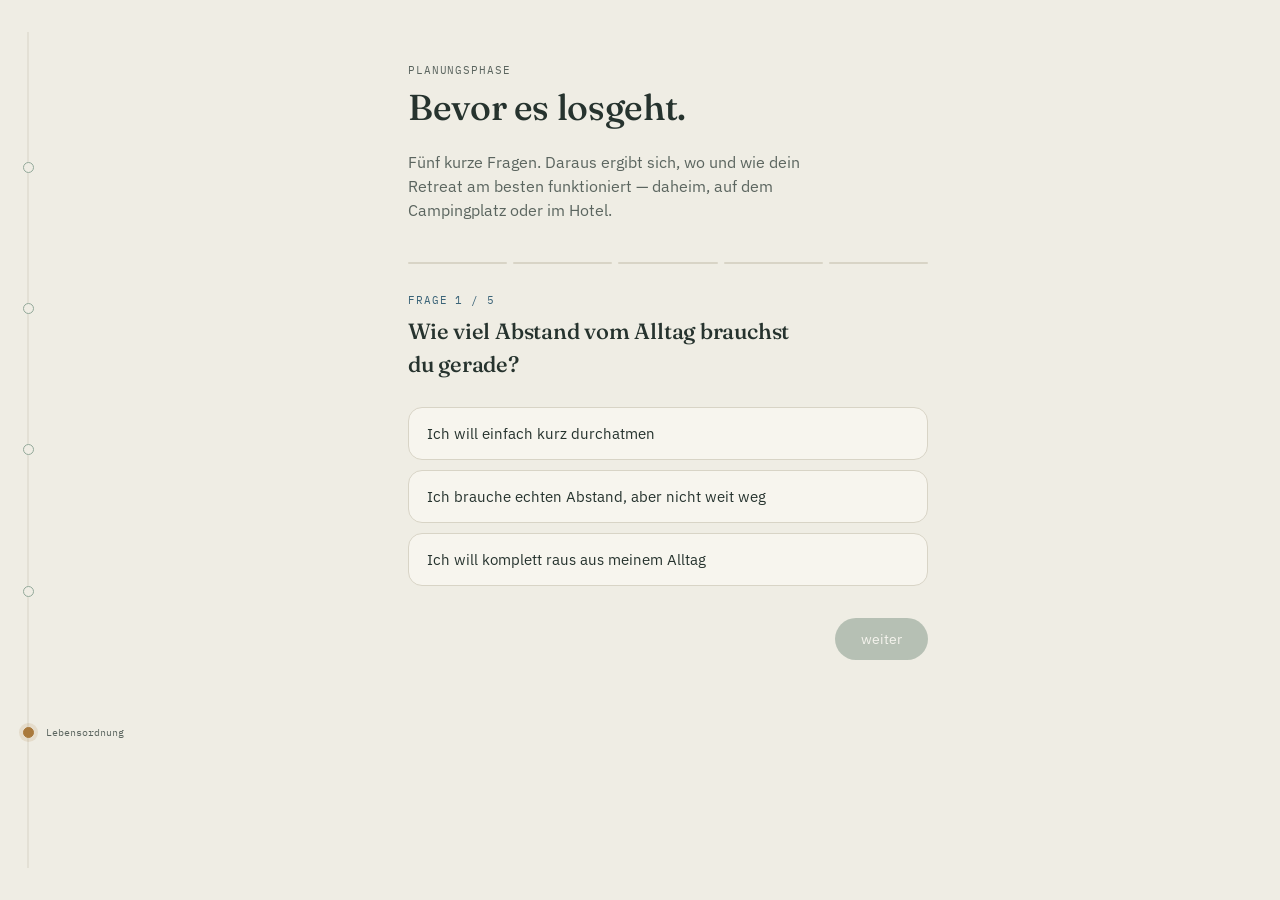
<file: index.html>
<!doctype html>
<html lang="de">
<head>
<meta charset="utf-8">
<meta name="viewport" content="width=device-width, initial-scale=1">
<title>Retreat · Planungsphase</title>
<meta name="theme-color" content="#EFEDE4">
<link rel="manifest" href="manifest.webmanifest">
<link rel="icon" href="icon.svg" type="image/svg+xml">
<link rel="preconnect" href="https://fonts.googleapis.com">
<link href="https://fonts.googleapis.com/css2?family=Fraunces:opsz,wght@9..144,400;9..144,500;9..144,600&family=IBM+Plex+Sans:wght@400;500;600&family=IBM+Plex+Mono:wght@500&display=swap" rel="stylesheet">
<link rel="stylesheet" href="css/style.css?v=2">
</head>
<body>

<div class="app">
  <nav class="spine" aria-label="Kneipp-Säulen – roter Faden durch die App">
    <div class="spine-line"></div>
    <div class="node" data-pillar="wasser"><span class="node-tip">Wasser</span></div>
    <div class="node" data-pillar="bewegung"><span class="node-tip">Bewegung</span></div>
    <div class="node" data-pillar="ernaehrung"><span class="node-tip">Ernährung</span></div>
    <div class="node" data-pillar="heilpflanzen"><span class="node-tip">Heilpflanzen</span></div>
    <div class="node" data-pillar="lebensordnung"><span class="node-tip">Lebensordnung</span></div>
  </nav>

  <main class="stage">
    <div class="card">

      <div id="quiz">
        <header class="intro">
          <span class="label">Planungsphase</span>
          <h1>Bevor es losgeht.</h1>
          <p>Fünf kurze Fragen. Daraus ergibt sich, wo und wie dein Retreat am besten funktioniert — daheim, auf dem Campingplatz oder im Hotel.</p>
        </header>

        <div class="progress" id="progress"></div>

        <span class="q-num label" id="qNum"></span>
        <h2 class="q-text" id="qText"></h2>
        <div class="options" id="qOptions"></div>

        <div class="nav-row">
          <button class="btn-back" id="btnBack">← zurück</button>
          <button class="btn-next" id="btnNext" disabled>weiter</button>
        </div>
      </div>

      <div class="result" id="result">
        <span class="result-badge" id="resBadge"></span>
        <h2 id="resTitle"></h2>
        <p class="result-lede" id="resLede"></p>

        <div class="why">
          <h3>Warum</h3>
          <ul id="resWhy"></ul>
        </div>

        <div class="why" id="equipBox" style="display:none;">
          <h3>Zu bedenken</h3>
          <ul id="resEquip"></ul>
        </div>

        <span class="modus-tag" id="resModus"></span>
        <div style="display:flex; gap:10px; flex-wrap:wrap; margin-top:24px;">
          <a class="btn-next" style="text-decoration:none; display:inline-block; background:var(--ochre);" href="tagesplan.html">Tagesplan erstellen →</a>
          <a class="btn-next" style="text-decoration:none; display:inline-block;" href="begleitphase.html">Bausteine ansehen →</a>
          <a class="btn-next" style="text-decoration:none; display:inline-block; background:var(--water);" href="packlisten.html">Packliste ansehen →</a>
          <button class="restart" id="btnRestart">Neu beantworten</button>
        </div>
      </div>

    </div>
  </main>
</div>

<script>
/* ---------------------------------------------------
   Fragebogen-Daten & Empfehlungslogik (regelbasiert,
   keine externen APIs / keine KI-Aufrufe – Phase 1
   soll 0 € Betriebskosten haben)
--------------------------------------------------- */
const questions = [
  {
    id: "ruhe",
    text: "Wie viel Abstand vom Alltag brauchst du gerade?",
    pillar: "lebensordnung",
    options: [
      { label: "Ich will einfach kurz durchatmen", score: { daheim:2, camping:0, hotel:0 } },
      { label: "Ich brauche echten Abstand, aber nicht weit weg", score: { daheim:0, camping:1, hotel:1 } },
      { label: "Ich will komplett raus aus meinem Alltag", score: { daheim:0, camping:2, hotel:1 } },
    ]
  },
  {
    id: "natur",
    text: "Naturverbunden oder komfortorientiert?",
    pillar: "wasser",
    options: [
      { label: "Am liebsten mit Komfort, drinnen", score: { daheim:1, camping:0, hotel:2 } },
      { label: "Etwas Natur, aber ein Dach über dem Kopf", score: { daheim:1, camping:1, hotel:1 } },
      { label: "Am liebsten direkt in der Natur", score: { daheim:0, camping:2, hotel:0 } },
    ]
  },
  {
    id: "budget",
    text: "Wie viel Budget steht zur Verfügung?",
    pillar: "lebensordnung",
    options: [
      { label: "Kein zusätzliches Budget", score: { daheim:2, camping:0, hotel:0 } },
      { label: "Ein kleines Budget", score: { daheim:0, camping:2, hotel:0 } },
      { label: "Ein größeres Budget", score: { daheim:0, camping:0, hotel:2 } },
    ]
  },
  {
    id: "zeit",
    text: "Wie viel Zeit steht zur Verfügung?",
    pillar: "lebensordnung",
    options: [
      { label: "Kürzere Einheiten über mehrere Wochen (Alltags-Modus)", modus: "alltag" },
      { label: "Ein ganzes Wochenende am Stück (Intensiv-Modus)", modus: "intensiv" },
    ]
  },
  {
    id: "bewegung",
    text: "Sanfte oder intensive Bewegung?",
    pillar: "bewegung",
    options: [
      { label: "Sanft — Yoga, Tai-Chi", bewegung: "sanft" },
      { label: "Intensiv — Laufen, Kraft", bewegung: "intensiv" },
      { label: "Beides mischen", bewegung: "beides" },
    ]
  },
];

const orte = {
  daheim: {
    badge: "Empfehlung",
    title: "Daheim, mit festem Tagesplan.",
    lede: "Kein Ortswechsel nötig — dafür ein klar durchgeplanter Tag, der die Struktur schafft, die sonst der neue Ort geben würde.",
    vorlauf: "Planungsvorlauf: 1–2 Tage reichen."
  },
  camping: {
    badge: "Empfehlung",
    title: "Campingplatz, mehr Naturnähe.",
    lede: "Der Ortswechsel und die Natur ringsum übernehmen einen Teil der Wirkung — dafür etwas mehr Vorbereitung nötig.",
    vorlauf: "Planungsvorlauf: 1–2 Wochen, besonders in der Hauptsaison."
  },
  hotel: {
    badge: "Empfehlung",
    title: "Hotel, mit mehr Komfort.",
    lede: "Keine Selbstversorgung nötig — der Kopf bleibt frei für Meditation, Reflexion und Bewegung statt fürs Organisieren.",
    vorlauf: "Planungsvorlauf: 1–2 Wochen, besonders in der Hauptsaison."
  }
};

let current = 0;
const answers = new Array(questions.length).fill(null);

const qNum = document.getElementById('qNum');
const qText = document.getElementById('qText');
const qOptions = document.getElementById('qOptions');
const progress = document.getElementById('progress');
const btnBack = document.getElementById('btnBack');
const btnNext = document.getElementById('btnNext');
const quizEl = document.getElementById('quiz');
const resultEl = document.getElementById('result');

function buildProgress(){
  progress.innerHTML = '';
  questions.forEach(()=>{
    const i = document.createElement('i');
    i.innerHTML = '<b></b>';
    progress.appendChild(i);
  });
}
buildProgress();

function setPillar(pillar){
  document.querySelectorAll('.node').forEach(n=>{
    n.dataset.active = (n.dataset.pillar === pillar) ? "true" : "false";
  });
}

function render(){
  const q = questions[current];
  qNum.textContent = `Frage ${current+1} / ${questions.length}`;
  qText.textContent = q.text;
  setPillar(q.pillar);

  qOptions.innerHTML = '';
  q.options.forEach((opt, idx)=>{
    const b = document.createElement('button');
    b.className = 'opt' + (answers[current]===idx ? ' picked' : '');
    b.textContent = opt.label;
    b.onclick = () => {
      answers[current] = idx;
      render();
    };
    qOptions.appendChild(b);
  });

  progress.querySelectorAll('i b').forEach((b,i)=>{
    b.style.width = (i < current || (i===current)) ? (i<current ? '100%' : (answers[current]!==null?'100%':'0%')) : '0%';
  });

  btnBack.disabled = current===0;
  btnNext.disabled = answers[current]===null;
  btnNext.textContent = current===questions.length-1 ? 'Ergebnis ansehen' : 'weiter';
}

btnBack.onclick = () => { if(current>0){ current--; render(); } };
btnNext.onclick = () => {
  if(answers[current]===null) return;
  if(current < questions.length-1){
    current++;
    render();
  } else {
    showResult();
  }
};

function showResult(){
  const totals = { daheim:0, camping:0, hotel:0 };
  let modus = null, bewegung = null;

  questions.forEach((q, i)=>{
    const chosen = q.options[answers[i]];
    if(chosen.score){
      totals.daheim += chosen.score.daheim;
      totals.camping += chosen.score.camping;
      totals.hotel += chosen.score.hotel;
    }
    if(chosen.modus) modus = chosen.modus;
    if(chosen.bewegung) bewegung = chosen.bewegung;
  });

  const ranking = Object.entries(totals).sort((a,b)=>b[1]-a[1]);
  const winner = ranking[0][0];
  const ort = orte[winner];

  document.getElementById('resBadge').textContent = ort.badge;
  document.getElementById('resTitle').textContent = ort.title;
  document.getElementById('resLede').textContent = ort.lede;

  const why = document.getElementById('resWhy');
  why.innerHTML = '';
  questions.forEach((q,i)=>{
    const chosen = q.options[answers[i]];
    if(chosen.score){
      const li = document.createElement('li');
      li.textContent = `${q.text} → „${chosen.label}“`;
      why.appendChild(li);
    }
  });
  const vorlaufLi = document.createElement('li');
  vorlaufLi.textContent = ort.vorlauf;
  why.appendChild(vorlaufLi);

  const equipBox = document.getElementById('equipBox');
  const equip = document.getElementById('resEquip');
  equip.innerHTML = '';
  if(bewegung === 'intensiv' || bewegung === 'beides'){
    equipBox.style.display = 'block';
    const li = document.createElement('li');
    li.textContent = winner === 'daheim'
      ? 'Für intensive Bewegung: Laufschuhe/Kraft-Equipment bereitlegen, das du daheim hast.'
      : 'Für intensive Bewegung unterwegs: Laufschuhe und ggf. leichtes Kraft-Equipment einpacken.';
    equip.appendChild(li);
  }

  document.getElementById('resModus').textContent =
    modus === 'intensiv' ? 'Intensiv-Modus · kompaktes Wochenende' : 'Alltags-Modus · kurze Einheiten über mehrere Wochen';

  setPillar(bewegung ? 'bewegung' : null);

  quizEl.style.display = 'none';
  resultEl.style.display = 'block';

  /* Ergebnis lokal speichern, damit der Tagesplan-Generator ort/modus/bewegung kennt */
  try {
    localStorage.setItem('retreat-quiz-result-v1', JSON.stringify({
      ort: winner, modus, bewegung, savedAt: Date.now()
    }));
  } catch (e) { /* Speicher nicht verfügbar – Tagesplan fragt dann manuell nach */ }
}

document.getElementById('btnRestart').onclick = () => {
  current = 0;
  answers.fill(null);
  resultEl.style.display = 'none';
  quizEl.style.display = 'block';
  render();
};

render();

/* Service Worker für Offline-Fähigkeit (Phase B baut hierauf auf) */
/* Service Worker: registrieren + bei neuer Version automatisch neu laden,
   statt eine veraltete gecachte Version stehen zu lassen. */
if ('serviceWorker' in navigator) {
  let reloadedOnce = false;
  navigator.serviceWorker.addEventListener('controllerchange', () => {
    if (reloadedOnce) return;
    reloadedOnce = true;
    window.location.reload();
  });
  window.addEventListener('load', () => {
    navigator.serviceWorker.register('sw.js').then(reg => {
      reg.update().catch(()=>{});
    }).catch(()=>{});
  });
}
</script>
</body>
</html>
</file>
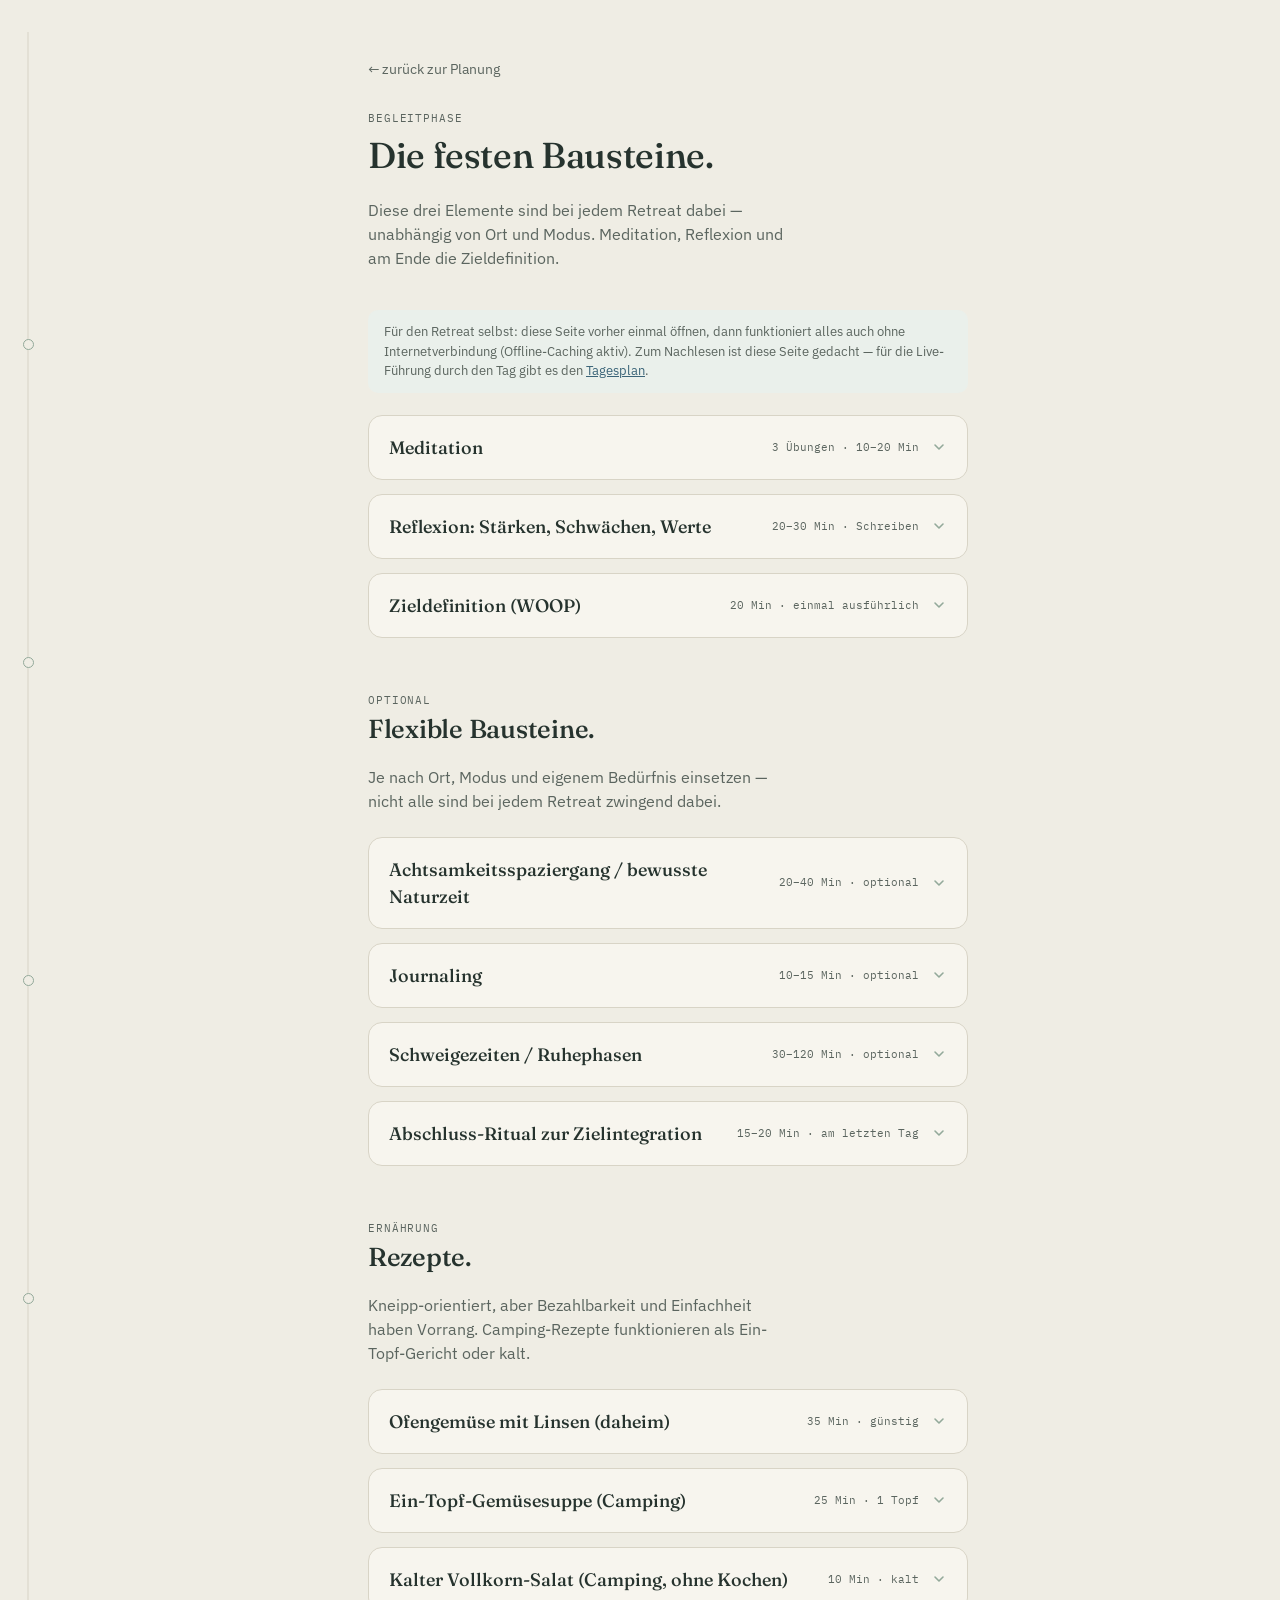
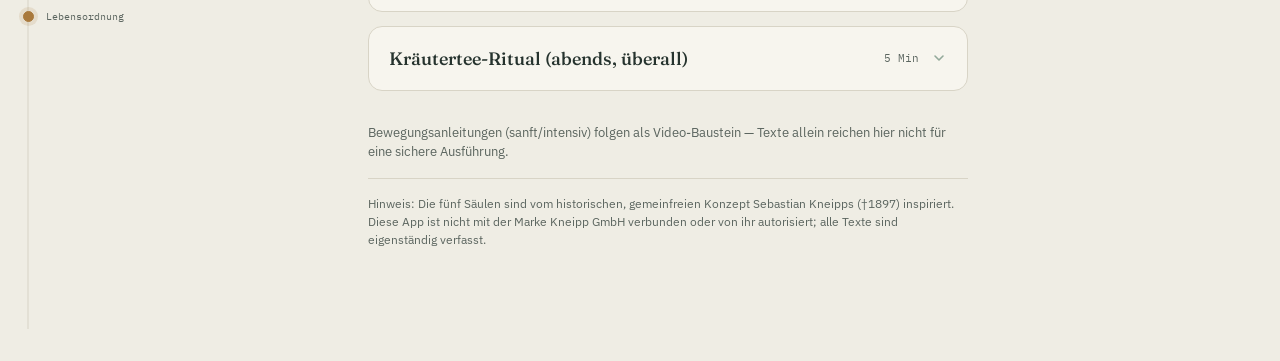
<file: begleitphase.html>
<!doctype html>
<html lang="de">
<head>
<meta charset="utf-8">
<meta name="viewport" content="width=device-width, initial-scale=1">
<title>Retreat · Begleitphase</title>
<meta name="theme-color" content="#EFEDE4">
<link rel="manifest" href="manifest.webmanifest">
<link rel="icon" href="icon.svg" type="image/svg+xml">
<link rel="preconnect" href="https://fonts.googleapis.com">
<link href="https://fonts.googleapis.com/css2?family=Fraunces:opsz,wght@9..144,400;9..144,500;9..144,600&family=IBM+Plex+Sans:wght@400;500;600&family=IBM+Plex+Mono:wght@500&display=swap" rel="stylesheet">
<link rel="stylesheet" href="css/style.css?v=2">
</head>
<body>

<div class="app">
  <nav class="spine" aria-label="Kneipp-Säulen – roter Faden durch die App">
    <div class="spine-line"></div>
    <div class="node" data-pillar="wasser"><span class="node-tip">Wasser</span></div>
    <div class="node" data-pillar="bewegung"><span class="node-tip">Bewegung</span></div>
    <div class="node" data-pillar="ernaehrung"><span class="node-tip">Ernährung</span></div>
    <div class="node" data-pillar="heilpflanzen"><span class="node-tip">Heilpflanzen</span></div>
    <div class="node" data-pillar="lebensordnung" data-active="true"><span class="node-tip">Lebensordnung</span></div>
  </nav>

  <main class="stage">
    <div class="card" style="max-width:600px;">
      <a class="back-link" href="index.html">← zurück zur Planung</a>

      <header class="intro">
        <span class="label">Begleitphase</span>
        <h1>Die festen Bausteine.</h1>
        <p>Diese drei Elemente sind bei jedem Retreat dabei — unabhängig von Ort und Modus. Meditation, Reflexion und am Ende die Zieldefinition.</p>
      </header>

      <div class="modus-note">Für den Retreat selbst: diese Seite vorher einmal öffnen, dann funktioniert alles auch ohne Internetverbindung (Offline-Caching aktiv). Zum Nachlesen ist diese Seite gedacht — für die Live-Führung durch den Tag gibt es den <a href="tagesplan.html" style="color:var(--water);">Tagesplan</a>.</div>

      <div class="baustein-list" id="list"></div>

      <header class="intro" style="margin-top:48px; margin-bottom:24px;">
        <span class="label">Optional</span>
        <h1 style="font-size:26px;">Flexible Bausteine.</h1>
        <p>Je nach Ort, Modus und eigenem Bedürfnis einsetzen — nicht alle sind bei jedem Retreat zwingend dabei.</p>
      </header>
      <div class="baustein-list" id="listFlex"></div>

      <header class="intro" style="margin-top:48px; margin-bottom:24px;">
        <span class="label">Ernährung</span>
        <h1 style="font-size:26px;">Rezepte.</h1>
        <p>Kneipp-orientiert, aber Bezahlbarkeit und Einfachheit haben Vorrang. Camping-Rezepte funktionieren als Ein-Topf-Gericht oder kalt.</p>
      </header>
      <div class="baustein-list" id="listRezepte"></div>

      <p style="margin-top:32px; font-size:13px; color:var(--ink-soft);">
        Bewegungsanleitungen (sanft/intensiv) folgen als Video-Baustein — Texte allein reichen hier nicht für eine sichere Ausführung.
      </p>
      <p style="margin-top:16px; font-size:12px; color:var(--ink-soft); border-top:1px solid var(--line); padding-top:16px;">
        Hinweis: Die fünf Säulen sind vom historischen, gemeinfreien Konzept Sebastian Kneipps (†1897) inspiriert. Diese App ist nicht mit der Marke Kneipp GmbH verbunden oder von ihr autorisiert; alle Texte sind eigenständig verfasst.
      </p>
    </div>
  </main>
</div>

<script src="js/content-data.js?v=2"></script>
<script>
function renderList(targetEl, items) {
  items.forEach((b) => {
    const el = document.createElement('div');
    el.className = 'baustein';

    const inner = b.sections.map(s => `<h4>${s.h}</h4><div>${s.t.replace(/</g,'&lt;')}</div>`).join('');

    el.innerHTML = `
      <div class="baustein-head">
        <div>
          <div class="baustein-title">${b.titel}</div>
        </div>
        <div style="display:flex; align-items:center; gap:12px;">
          <span class="baustein-meta">${b.dauer}</span>
          <svg class="baustein-chevron" width="16" height="16" viewBox="0 0 16 16" fill="none">
            <path d="M4 6L8 10L12 6" stroke="#93A99A" stroke-width="1.6" stroke-linecap="round" stroke-linejoin="round"/>
          </svg>
        </div>
      </div>
      <div class="baustein-body">
        <div class="baustein-body-inner">${inner}</div>
      </div>
    `;

    el.querySelector('.baustein-head').addEventListener('click', () => {
      const wasOpen = el.classList.contains('open');
      targetEl.querySelectorAll('.baustein.open').forEach(o => {
        o.classList.remove('open');
        o.querySelector('.baustein-body').style.maxHeight = null;
      });
      if (!wasOpen) {
        el.classList.add('open');
        const body = el.querySelector('.baustein-body');
        body.style.maxHeight = body.scrollHeight + 40 + 'px';
      }
    });

    targetEl.appendChild(el);
  });
}

renderList(document.getElementById('list'), bausteine);
renderList(document.getElementById('listFlex'), flexibleBausteine);
renderList(document.getElementById('listRezepte'), rezepte);

/* CTA-Link zum WOOP-Vordruck direkt im passenden Baustein ergänzen */
document.querySelectorAll('#list .baustein').forEach(el => {
  if (el.querySelector('.baustein-title').textContent.includes('WOOP')) {
    const a = document.createElement('a');
    a.href = 'woop.html';
    a.className = 'baustein-cta';
    a.textContent = 'Zum WOOP-Vordruck →';
    el.querySelector('.baustein-body-inner').appendChild(a);
  }
});

/* Service Worker: registrieren + bei neuer Version automatisch neu laden,
   statt eine veraltete gecachte Version stehen zu lassen. */
if ('serviceWorker' in navigator) {
  let reloadedOnce = false;
  navigator.serviceWorker.addEventListener('controllerchange', () => {
    if (reloadedOnce) return;
    reloadedOnce = true;
    window.location.reload();
  });
  window.addEventListener('load', () => {
    navigator.serviceWorker.register('sw.js').then(reg => {
      reg.update().catch(()=>{});
    }).catch(()=>{});
  });
}
</script>
</body>
</html>
</file>
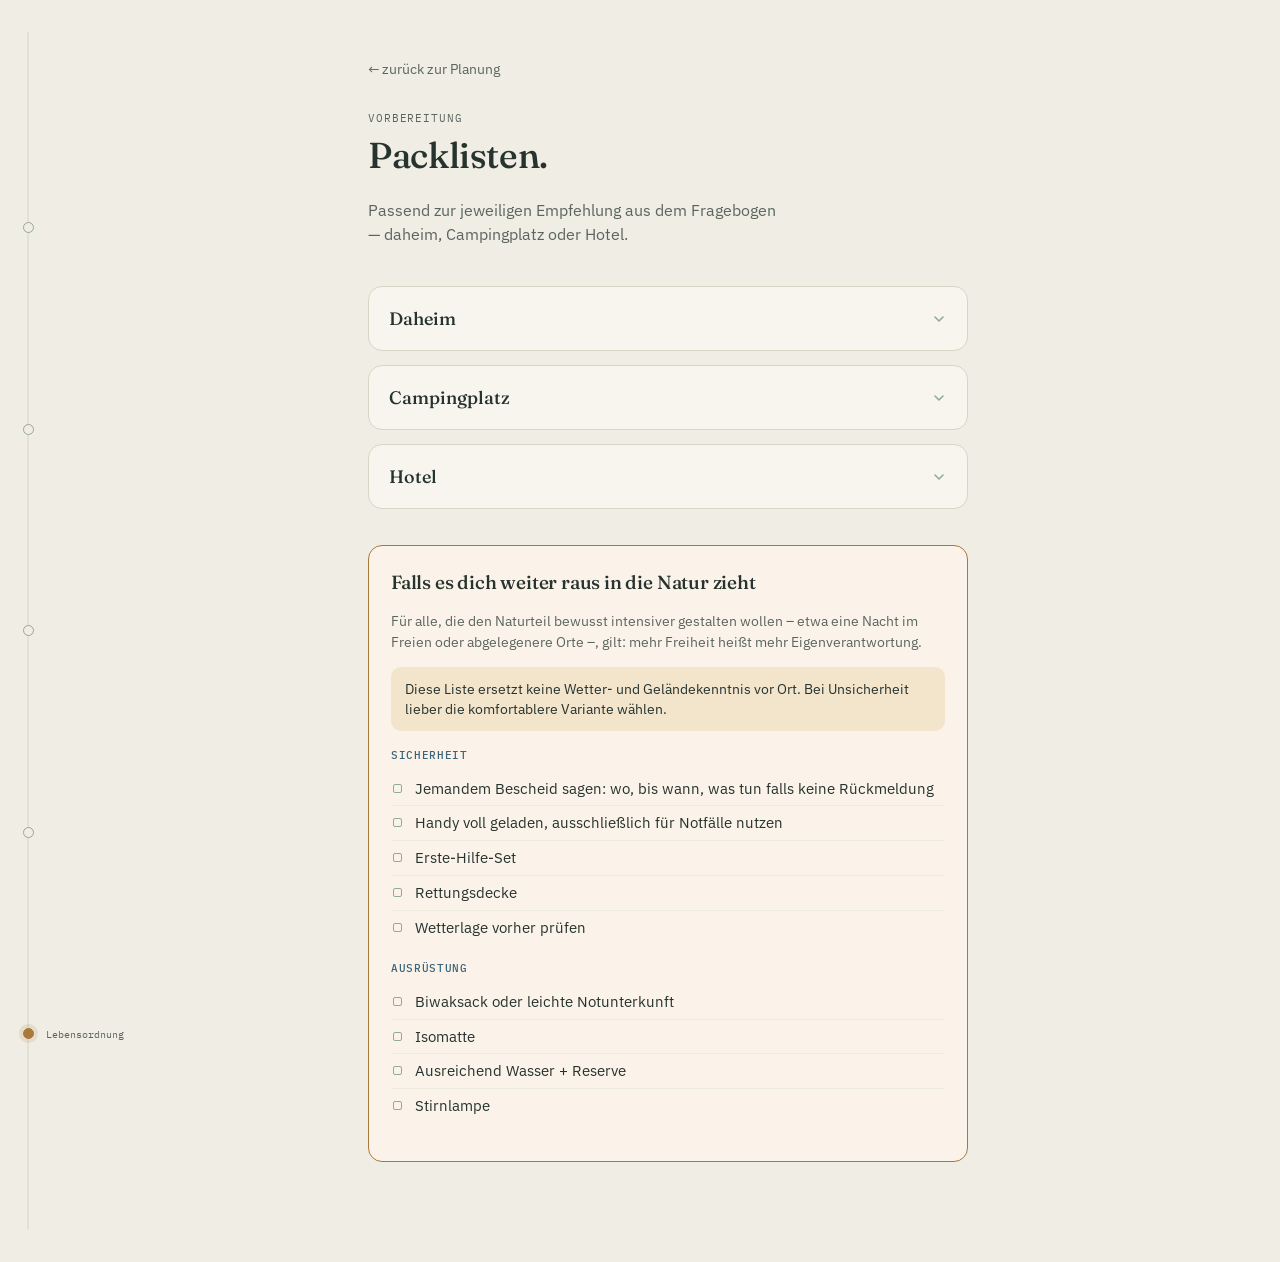
<file: packlisten.html>
<!doctype html>
<html lang="de">
<head>
<meta charset="utf-8">
<meta name="viewport" content="width=device-width, initial-scale=1">
<title>Retreat · Packlisten</title>
<meta name="theme-color" content="#EFEDE4">
<link rel="manifest" href="manifest.webmanifest">
<link rel="icon" href="icon.svg" type="image/svg+xml">
<link rel="preconnect" href="https://fonts.googleapis.com">
<link href="https://fonts.googleapis.com/css2?family=Fraunces:opsz,wght@9..144,400;9..144,500;9..144,600&family=IBM+Plex+Sans:wght@400;500;600&family=IBM+Plex+Mono:wght@500&display=swap" rel="stylesheet">
<link rel="stylesheet" href="css/style.css?v=2">
<style>
  .pack-group{margin-bottom:16px;}
  .pack-group h4{font-family:'IBM Plex Mono', monospace; font-size:11px; text-transform:uppercase; letter-spacing:.06em; color:var(--water); margin:0 0 8px; font-weight:500;}
  .pack-group ul{margin:0; padding-left:0; list-style:none;}
  .pack-group li{
    padding:6px 0 6px 24px; position:relative; font-size:14.5px; border-bottom:1px solid #EEEBDF;
  }
  .pack-group li:last-child{border-bottom:none;}
  .pack-group li::before{
    content:""; position:absolute; left:2px; top:12px; width:7px; height:7px;
    border:1.5px solid var(--sage); border-radius:2px;
  }
  .biwak-box{
    margin-top:36px;
    border:1px solid var(--ochre);
    border-radius:var(--radius);
    background:#FBF3E9;
    padding:22px;
  }
  .biwak-box h3{font-size:19px; margin-bottom:6px;}
  .biwak-box .intro-txt{font-size:14px; color:var(--ink-soft); margin-bottom:14px;}
  .biwak-wichtig{
    font-size:13.5px; background:#F3E4CC; border-radius:10px; padding:12px 14px; margin-bottom:16px;
  }
</style>
</head>
<body>

<div class="app">
  <nav class="spine" aria-label="Kneipp-Säulen – roter Faden durch die App">
    <div class="spine-line"></div>
    <div class="node" data-pillar="wasser"><span class="node-tip">Wasser</span></div>
    <div class="node" data-pillar="bewegung"><span class="node-tip">Bewegung</span></div>
    <div class="node" data-pillar="ernaehrung"><span class="node-tip">Ernährung</span></div>
    <div class="node" data-pillar="heilpflanzen"><span class="node-tip">Heilpflanzen</span></div>
    <div class="node" data-pillar="lebensordnung" data-active="true"><span class="node-tip">Lebensordnung</span></div>
  </nav>

  <main class="stage">
    <div class="card" style="max-width:600px;">
      <a class="back-link" href="index.html">← zurück zur Planung</a>

      <header class="intro">
        <span class="label">Vorbereitung</span>
        <h1>Packlisten.</h1>
        <p>Passend zur jeweiligen Empfehlung aus dem Fragebogen — daheim, Campingplatz oder Hotel.</p>
      </header>

      <div class="baustein-list" id="listPack"></div>

      <div class="biwak-box" id="biwakBox"></div>
    </div>
  </main>
</div>

<script src="js/content-data.js?v=2"></script>
<script>
const list = document.getElementById('listPack');

['daheim','camping','hotel'].forEach((key) => {
  const p = packlisten[key];
  const el = document.createElement('div');
  el.className = 'baustein';

  const groupsHtml = p.gruppen.map(g => `
    <div class="pack-group">
      <h4>${g.h}</h4>
      <ul>${g.items.map(i => `<li>${i}</li>`).join('')}</ul>
    </div>
  `).join('');

  el.innerHTML = `
    <div class="baustein-head">
      <div class="baustein-title">${p.titel}</div>
      <svg class="baustein-chevron" width="16" height="16" viewBox="0 0 16 16" fill="none">
        <path d="M4 6L8 10L12 6" stroke="#93A99A" stroke-width="1.6" stroke-linecap="round" stroke-linejoin="round"/>
      </svg>
    </div>
    <div class="baustein-body">
      <div class="baustein-body-inner">
        <p style="margin:0 0 16px; color:var(--ink-soft); font-size:14px;">${p.intro}</p>
        ${groupsHtml}
      </div>
    </div>
  `;

  el.querySelector('.baustein-head').addEventListener('click', () => {
    const wasOpen = el.classList.contains('open');
    list.querySelectorAll('.baustein.open').forEach(o => {
      o.classList.remove('open');
      o.querySelector('.baustein-body').style.maxHeight = null;
    });
    if (!wasOpen) {
      el.classList.add('open');
      const body = el.querySelector('.baustein-body');
      body.style.maxHeight = body.scrollHeight + 40 + 'px';
    }
  });

  list.appendChild(el);
});

const bw = biwakHinweis;
document.getElementById('biwakBox').innerHTML = `
  <h3>${bw.titel}</h3>
  <p class="intro-txt">${bw.intro}</p>
  <p class="biwak-wichtig">${bw.wichtig}</p>
  ${bw.gruppen.map(g => `
    <div class="pack-group">
      <h4>${g.h}</h4>
      <ul>${g.items.map(i => `<li>${i}</li>`).join('')}</ul>
    </div>
  `).join('')}
`;

/* Service Worker: registrieren + bei neuer Version automatisch neu laden,
   statt eine veraltete gecachte Version stehen zu lassen. */
if ('serviceWorker' in navigator) {
  let reloadedOnce = false;
  navigator.serviceWorker.addEventListener('controllerchange', () => {
    if (reloadedOnce) return;
    reloadedOnce = true;
    window.location.reload();
  });
  window.addEventListener('load', () => {
    navigator.serviceWorker.register('sw.js').then(reg => {
      reg.update().catch(()=>{});
    }).catch(()=>{});
  });
}
</script>
</body>
</html>
</file>
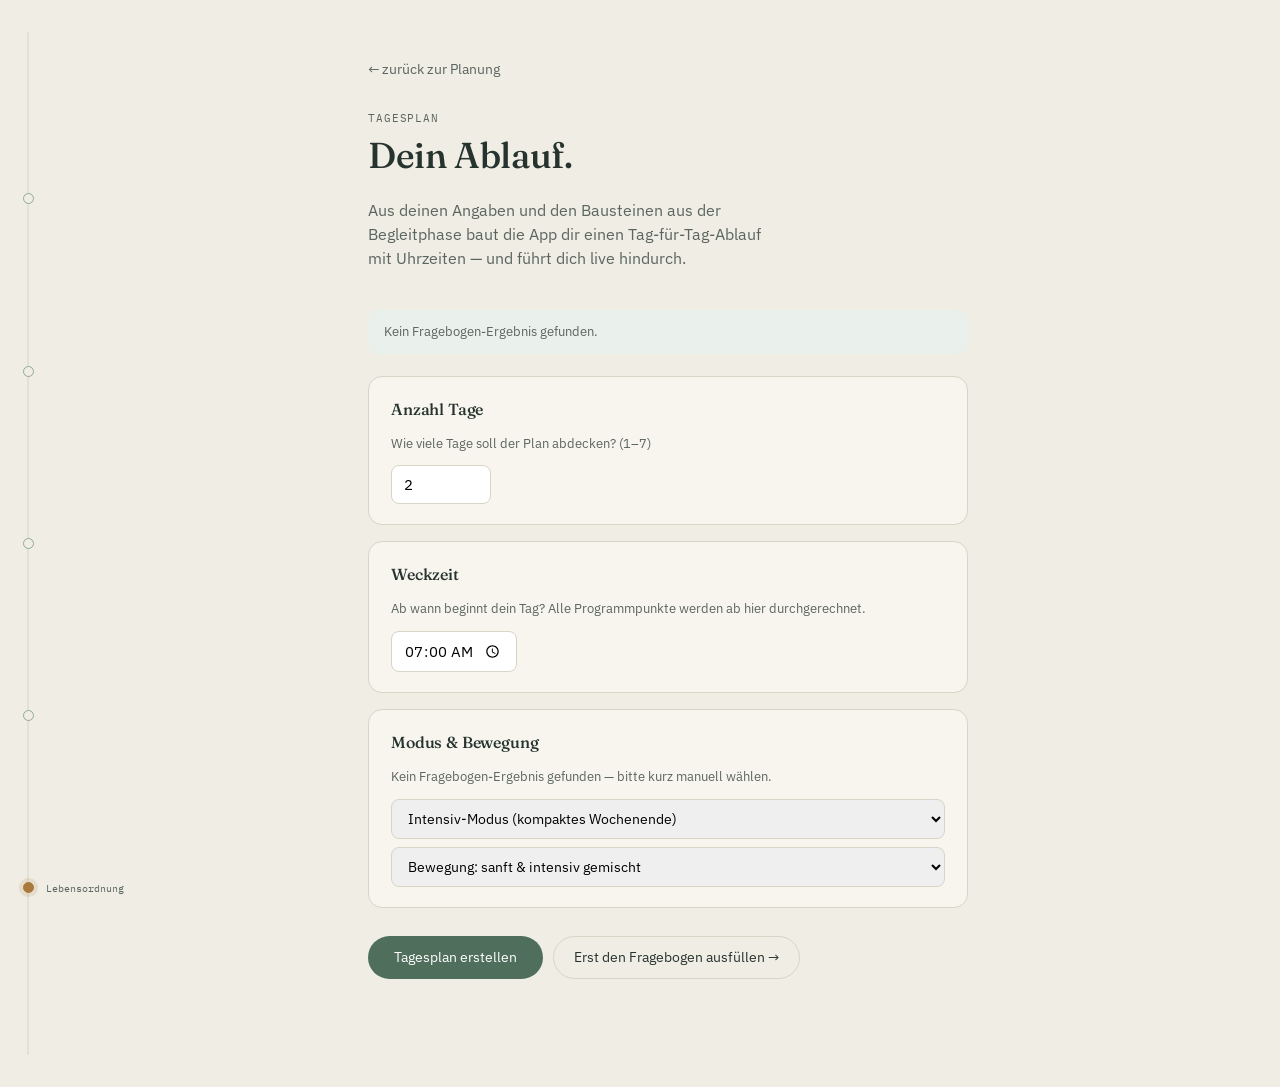
<file: tagesplan.html>
<!doctype html>
<html lang="de">
<head>
<meta charset="utf-8">
<meta name="viewport" content="width=device-width, initial-scale=1">
<title>Retreat · Tagesplan</title>
<meta name="theme-color" content="#EFEDE4">
<link rel="manifest" href="manifest.webmanifest">
<link rel="icon" href="icon.svg" type="image/svg+xml">
<link rel="preconnect" href="https://fonts.googleapis.com">
<link href="https://fonts.googleapis.com/css2?family=Fraunces:opsz,wght@9..144,400;9..144,500;9..144,600&family=IBM+Plex+Sans:wght@400;500;600&family=IBM+Plex+Mono:wght@500&display=swap" rel="stylesheet">
<link rel="stylesheet" href="css/style.css?v=2">
</head>
<body>

<div class="app">
  <nav class="spine" aria-label="Kneipp-Säulen – roter Faden durch die App">
    <div class="spine-line"></div>
    <div class="node" data-pillar="wasser"><span class="node-tip">Wasser</span></div>
    <div class="node" data-pillar="bewegung"><span class="node-tip">Bewegung</span></div>
    <div class="node" data-pillar="ernaehrung"><span class="node-tip">Ernährung</span></div>
    <div class="node" data-pillar="heilpflanzen"><span class="node-tip">Heilpflanzen</span></div>
    <div class="node" data-pillar="lebensordnung" data-active="true"><span class="node-tip">Lebensordnung</span></div>
  </nav>

  <main class="stage">
    <div class="card" style="max-width:600px;">
      <a class="back-link" href="index.html">← zurück zur Planung</a>

      <!-- ---------- Setup: wird nur gezeigt, solange kein Plan existiert ---------- -->
      <div id="setup">
        <header class="intro">
          <span class="label">Tagesplan</span>
          <h1>Dein Ablauf.</h1>
          <p>Aus deinen Angaben und den Bausteinen aus der Begleitphase baut die App dir einen Tag-für-Tag-Ablauf mit Uhrzeiten — und führt dich live hindurch.</p>
        </header>

        <div class="modus-note" id="quizInfo">Lädt …</div>

        <div class="woop-step">
          <div class="woop-step-head"><h3 style="margin-left:0;">Anzahl Tage</h3></div>
          <p class="woop-hint">Wie viele Tage soll der Plan abdecken? (1–7)</p>
          <input type="number" id="tageInput" min="1" max="7" value="2" style="width:100px; padding:9px 12px; border:1px solid var(--line); border-radius:8px; font-family:inherit; font-size:15px;">
        </div>

        <div class="woop-step">
          <div class="woop-step-head"><h3 style="margin-left:0;">Weckzeit</h3></div>
          <p class="woop-hint">Ab wann beginnt dein Tag? Alle Programmpunkte werden ab hier durchgerechnet.</p>
          <input type="time" id="weckenInput" value="07:00" style="padding:9px 12px; border:1px solid var(--line); border-radius:8px; font-family:inherit; font-size:15px;">
        </div>

        <div class="woop-step" id="manualFallback" style="display:none;">
          <div class="woop-step-head"><h3 style="margin-left:0;">Modus & Bewegung</h3></div>
          <p class="woop-hint">Kein Fragebogen-Ergebnis gefunden — bitte kurz manuell wählen.</p>
          <div class="woop-habits">
            <select id="modusSelect" style="padding:9px 12px; border:1px solid var(--line); border-radius:8px; font-family:inherit; font-size:14px;">
              <option value="intensiv">Intensiv-Modus (kompaktes Wochenende)</option>
              <option value="alltag">Alltags-Modus (kurze Einheiten, mehrere Tage)</option>
            </select>
            <select id="bewegungSelect" style="padding:9px 12px; border:1px solid var(--line); border-radius:8px; font-family:inherit; font-size:14px;">
              <option value="beides">Bewegung: sanft & intensiv gemischt</option>
              <option value="sanft">Bewegung: sanft (Yoga/Tai-Chi)</option>
              <option value="intensiv">Bewegung: intensiv (Laufen/Kraft)</option>
            </select>
          </div>
        </div>

        <div class="woop-actions">
          <button type="button" class="btn-next" id="generateBtn">Tagesplan erstellen</button>
          <a class="btn-secondary" style="text-decoration:none; display:inline-flex; align-items:center;" href="index.html">Erst den Fragebogen ausfüllen →</a>
        </div>
        <div id="setupError" style="display:none; margin-top:14px; padding:12px 16px; border-radius:10px; background:#F6E9E4; color:#8A3E22; font-size:13px;"></div>
      </div>

      <!-- ---------- Live-Guide: wird gezeigt, sobald ein Plan gespeichert ist ---------- -->
      <div id="guide" style="display:none;">
        <header class="intro">
          <span class="label" id="guideLabel">Tagesplan</span>
          <h1 id="guideTitle">Dein Ablauf.</h1>
          <p id="guideLede"></p>
        </header>

        <div class="day-tabs" id="dayTabs"></div>

        <div class="baustein-list" id="dayBlocks"></div>

        <div class="woop-actions">
          <button type="button" class="btn-secondary" id="finishDayBtn">Tag abschließen → nächster Tag</button>
          <button type="button" class="btn-ghost" id="newPlanBtn">Neuen Plan erstellen</button>
        </div>
      </div>

    </div>
  </main>
</div>

<script src="js/content-data.js?v=2"></script>
<script>
const PLAN_KEY = 'retreat-tagesplan-v1';
const QUIZ_KEY = 'retreat-quiz-result-v1';

const setupEl = document.getElementById('setup');
const guideEl = document.getElementById('guide');
const quizInfo = document.getElementById('quizInfo');
const manualFallback = document.getElementById('manualFallback');

let quizResult = null;
try { quizResult = JSON.parse(localStorage.getItem(QUIZ_KEY) || 'null'); } catch(e) {}

if (quizResult) {
  const ortLabel = { daheim: "daheim", camping: "auf dem Campingplatz", hotel: "im Hotel" }[quizResult.ort] || quizResult.ort;
  const modusLabel = quizResult.modus === 'intensiv' ? "Intensiv-Modus" : "Alltags-Modus";
  quizInfo.textContent = `Aus deinem Fragebogen: ${modusLabel}, ${ortLabel}. Passt das nicht mehr, einfach den Fragebogen neu ausfüllen.`;
} else {
  quizInfo.textContent = "Kein Fragebogen-Ergebnis gefunden.";
  manualFallback.style.display = 'block';
}

function loadPlan() {
  try { return JSON.parse(localStorage.getItem(PLAN_KEY) || 'null'); } catch(e) { return null; }
}
function savePlan(plan) {
  try { localStorage.setItem(PLAN_KEY, JSON.stringify(plan)); } catch(e) {}
}

document.getElementById('generateBtn').addEventListener('click', () => {
  const errBox = document.getElementById('setupError');
  errBox.style.display = 'none';
  try {
    if (typeof generateTagesplan !== 'function') {
      throw new Error('Die Tagesplan-Logik (generateTagesplan) wurde nicht geladen — vermutlich eine veraltete, gecachte Version von js/content-data.js. Bitte Website-Daten für diese Seite löschen und neu laden.');
    }
    const tage = Math.min(7, Math.max(1, parseInt(document.getElementById('tageInput').value, 10) || 1));
    const wecken = document.getElementById('weckenInput').value || "07:00";
    const modus = quizResult ? quizResult.modus : document.getElementById('modusSelect').value;
    const bewegungTyp = quizResult ? quizResult.bewegung : document.getElementById('bewegungSelect').value;
    const ort = quizResult ? quizResult.ort : null;

    const days = generateTagesplan({ tage, wecken, modus, bewegungTyp });
    const plan = { tage, wecken, modus, bewegungTyp, ort, days, currentDayIndex: 0, createdAt: Date.now() };
    savePlan(plan);
    renderGuide(plan);
  } catch (e) {
    errBox.textContent = 'Fehler: ' + e.message;
    errBox.style.display = 'block';
  }
});

/* --- Lookup-Hilfen: ausführliche Anleitung zu einem Block finden --- */
function findRefLink(ref) {
  if (!ref) return null;
  if (ref === "woop.html") return { href: "woop.html", label: "Zum WOOP-Vordruck →" };
  const pools = [
    ["bausteine", typeof bausteine !== 'undefined' ? bausteine : []],
    ["flexibleBausteine", typeof flexibleBausteine !== 'undefined' ? flexibleBausteine : []],
    ["rezepte", typeof rezepte !== 'undefined' ? rezepte : []],
  ];
  for (const [, list] of pools) {
    const hit = list.find(item => item.titel === ref);
    if (hit) return { href: "begleitphase.html", label: "Ausführliche Anleitung in der Begleitphase →" };
  }
  return null;
}

function renderGuide(plan) {
  setupEl.style.display = 'none';
  guideEl.style.display = 'block';

  document.getElementById('guideLede').textContent =
    plan.modus === 'intensiv'
      ? `${plan.tage} Tag(e) am Stück, ab ${plan.wecken} Uhr. Hak ab, was du geschafft hast — die App zeigt dir, was als Nächstes dran ist.`
      : `${plan.tage} Tag(e) mit demselben kompakten Morgen-/Abend-Ablauf. Hak ab, was du geschafft hast.`;

  const tabs = document.getElementById('dayTabs');
  tabs.innerHTML = '';
  plan.days.forEach((_, i) => {
    const t = document.createElement('button');
    t.type = 'button';
    t.className = 'day-tab' + (i === plan.currentDayIndex ? ' active' : '');
    t.textContent = 'Tag ' + (i + 1);
    t.addEventListener('click', () => {
      plan.currentDayIndex = i;
      savePlan(plan);
      renderGuide(plan);
    });
    tabs.appendChild(t);
  });

  const list = document.getElementById('dayBlocks');
  list.innerHTML = '';
  const blocks = plan.days[plan.currentDayIndex];

  const firstOpenIdx = blocks.findIndex(b => !b.done);

  blocks.forEach((b, idx) => {
    const row = document.createElement('div');
    row.className = 'plan-block' + (b.done ? ' done' : '') + (idx === firstOpenIdx ? ' current' : '');

    const link = findRefLink(b.ref);

    row.innerHTML = `
      <label class="plan-check">
        <input type="checkbox" ${b.done ? 'checked' : ''}>
        <span class="plan-check-box"></span>
      </label>
      <div class="plan-block-body">
        <div class="plan-block-head">
          <span class="plan-time">${b.zeit}</span>
          <span class="plan-title">${b.titel}</span>
          <span class="plan-dauer">${b.dauer} Min</span>
        </div>
        <div class="plan-teaser">${b.teaser || ''}</div>
        ${link ? `<a class="plan-link" href="${link.href}">${link.label}</a>` : ''}
      </div>
    `;

    row.querySelector('input[type=checkbox]').addEventListener('change', (e) => {
      b.done = e.target.checked;
      savePlan(plan);
      renderGuide(plan);
    });

    list.appendChild(row);
  });

  const finishBtn = document.getElementById('finishDayBtn');
  const allDone = blocks.every(b => b.done);
  const isLastDay = plan.currentDayIndex === plan.days.length - 1;
  finishBtn.style.display = (isLastDay) ? 'none' : 'inline-flex';
  finishBtn.disabled = !allDone;
  finishBtn.style.opacity = allDone ? '1' : '.4';
  finishBtn.onclick = () => {
    plan.currentDayIndex = Math.min(plan.days.length - 1, plan.currentDayIndex + 1);
    savePlan(plan);
    renderGuide(plan);
  };
}

document.getElementById('newPlanBtn').addEventListener('click', () => {
  if (!confirm('Aktuellen Tagesplan und Fortschritt wirklich löschen?')) return;
  localStorage.removeItem(PLAN_KEY);
  guideEl.style.display = 'none';
  setupEl.style.display = 'block';
});

const existingPlan = loadPlan();
if (existingPlan) renderGuide(existingPlan);

/* Service Worker: registrieren + bei neuer Version automatisch neu laden,
   statt eine veraltete gecachte Version stehen zu lassen. */
if ('serviceWorker' in navigator) {
  let reloadedOnce = false;
  navigator.serviceWorker.addEventListener('controllerchange', () => {
    if (reloadedOnce) return;
    reloadedOnce = true;
    window.location.reload();
  });
  window.addEventListener('load', () => {
    navigator.serviceWorker.register('sw.js').then(reg => {
      reg.update().catch(()=>{});
    }).catch(()=>{});
  });
}
</script>
</body>
</html>
</file>
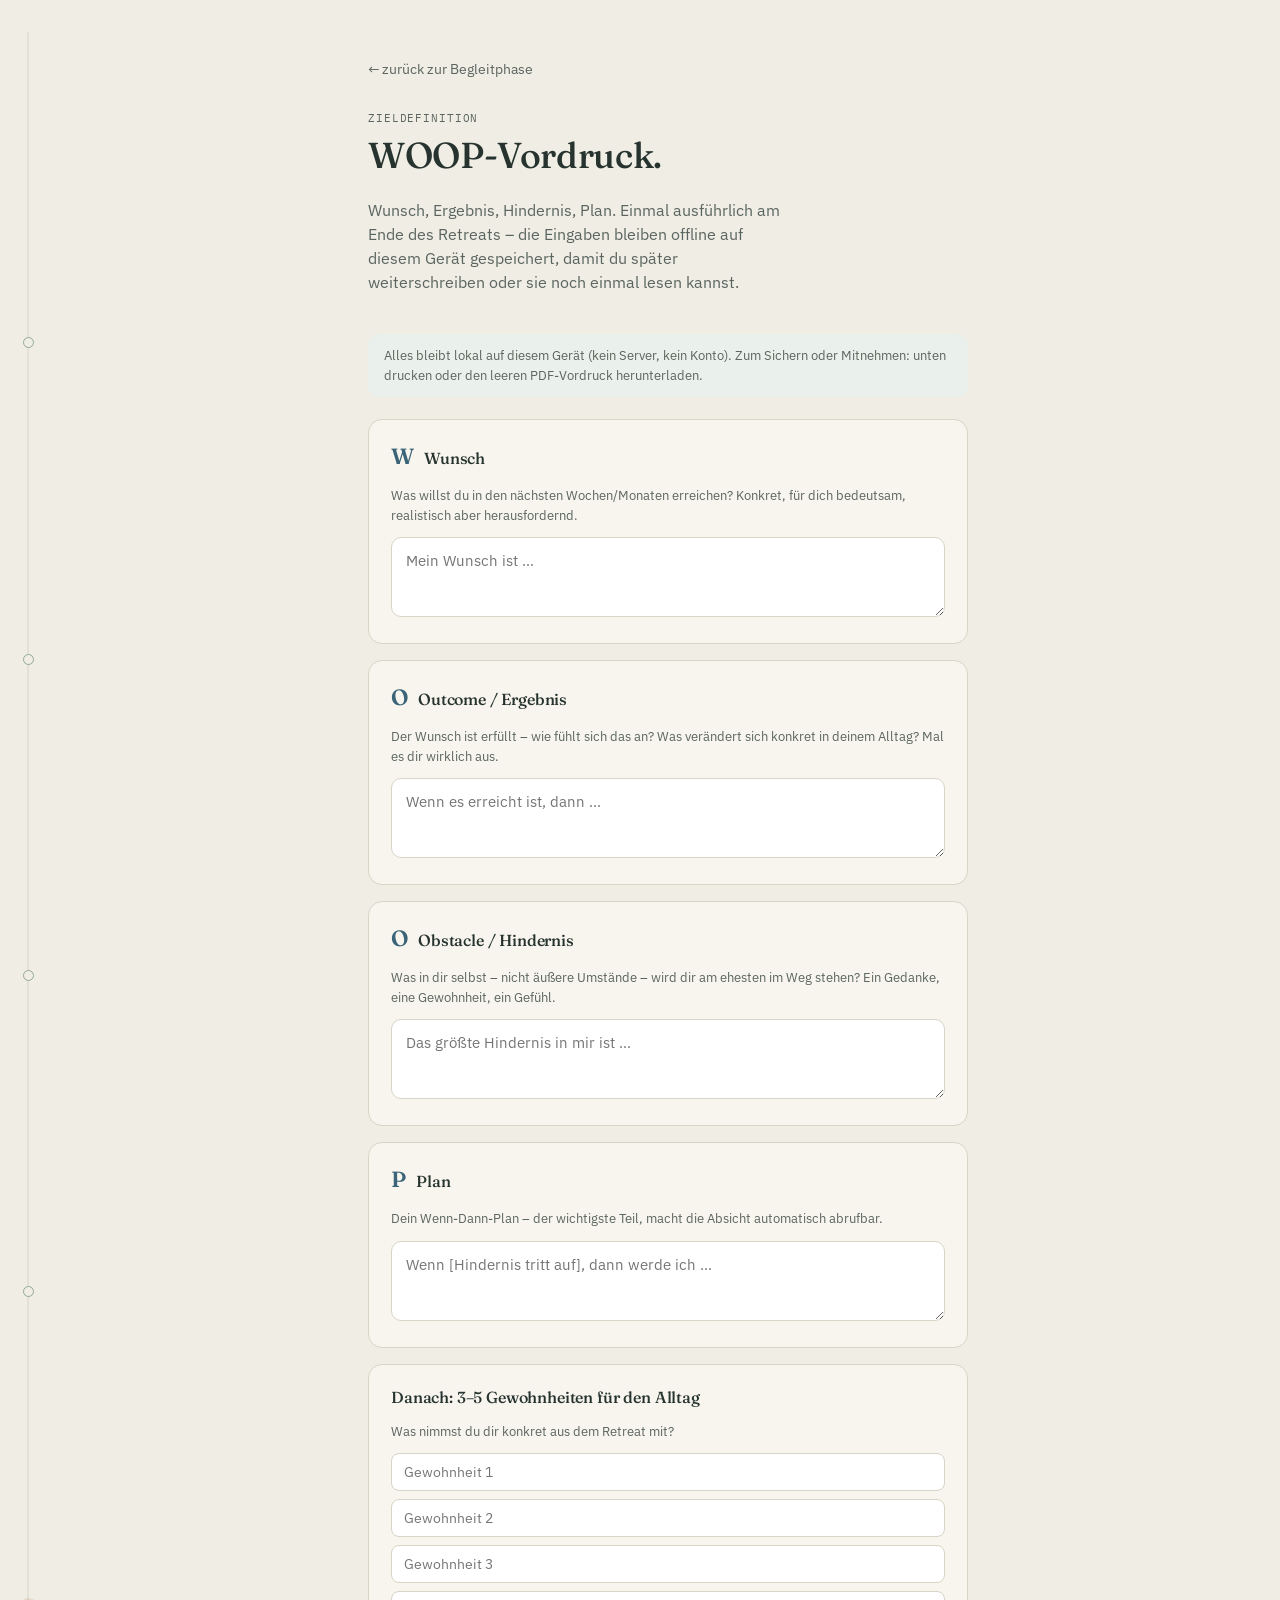
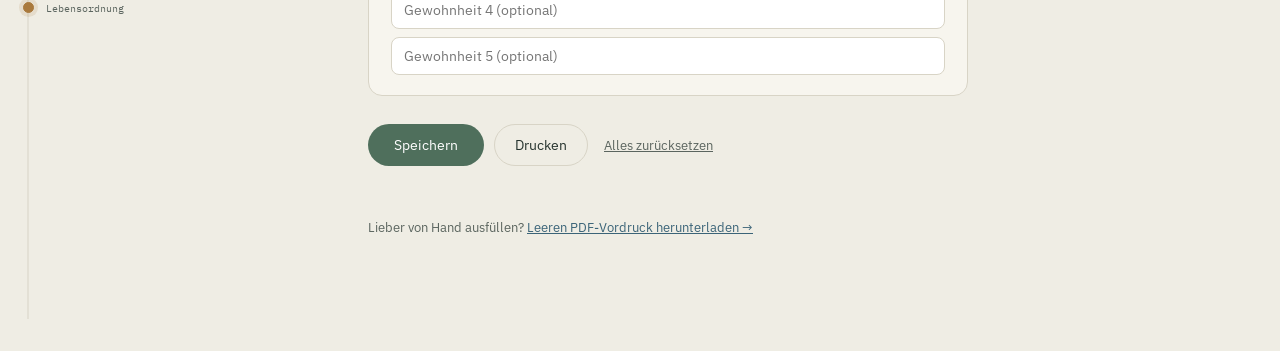
<file: woop.html>
<!doctype html>
<html lang="de">
<head>
<meta charset="utf-8">
<meta name="viewport" content="width=device-width, initial-scale=1">
<title>Retreat · WOOP-Vordruck</title>
<meta name="theme-color" content="#EFEDE4">
<link rel="manifest" href="manifest.webmanifest">
<link rel="icon" href="icon.svg" type="image/svg+xml">
<link rel="preconnect" href="https://fonts.googleapis.com">
<link href="https://fonts.googleapis.com/css2?family=Fraunces:opsz,wght@9..144,400;9..144,500;9..144,600&family=IBM+Plex+Sans:wght@400;500;600&family=IBM+Plex+Mono:wght@500&display=swap" rel="stylesheet">
<link rel="stylesheet" href="css/style.css?v=2">
</head>
<body>

<div class="app">
  <nav class="spine" aria-label="Kneipp-Säulen – roter Faden durch die App">
    <div class="spine-line"></div>
    <div class="node" data-pillar="wasser"><span class="node-tip">Wasser</span></div>
    <div class="node" data-pillar="bewegung"><span class="node-tip">Bewegung</span></div>
    <div class="node" data-pillar="ernaehrung"><span class="node-tip">Ernährung</span></div>
    <div class="node" data-pillar="heilpflanzen"><span class="node-tip">Heilpflanzen</span></div>
    <div class="node" data-pillar="lebensordnung" data-active="true"><span class="node-tip">Lebensordnung</span></div>
  </nav>

  <main class="stage">
    <div class="card" style="max-width:600px;">
      <a class="back-link" href="begleitphase.html">← zurück zur Begleitphase</a>

      <header class="intro">
        <span class="label">Zieldefinition</span>
        <h1>WOOP-Vordruck.</h1>
        <p>Wunsch, Ergebnis, Hindernis, Plan. Einmal ausführlich am Ende des Retreats – die Eingaben bleiben offline auf diesem Gerät gespeichert, damit du später weiterschreiben oder sie noch einmal lesen kannst.</p>
      </header>

      <div class="modus-note">Alles bleibt lokal auf diesem Gerät (kein Server, kein Konto). Zum Sichern oder Mitnehmen: unten drucken oder den leeren PDF-Vordruck herunterladen.</div>

      <form id="woopForm">

        <div class="woop-step">
          <div class="woop-step-head"><span class="woop-letter">W</span><h3>Wunsch</h3></div>
          <p class="woop-hint">Was willst du in den nächsten Wochen/Monaten erreichen? Konkret, für dich bedeutsam, realistisch aber herausfordernd.</p>
          <textarea id="w" name="w" placeholder="Mein Wunsch ist …"></textarea>
        </div>

        <div class="woop-step">
          <div class="woop-step-head"><span class="woop-letter">O</span><h3>Outcome / Ergebnis</h3></div>
          <p class="woop-hint">Der Wunsch ist erfüllt – wie fühlt sich das an? Was verändert sich konkret in deinem Alltag? Mal es dir wirklich aus.</p>
          <textarea id="o1" name="o1" placeholder="Wenn es erreicht ist, dann …"></textarea>
        </div>

        <div class="woop-step">
          <div class="woop-step-head"><span class="woop-letter">O</span><h3>Obstacle / Hindernis</h3></div>
          <p class="woop-hint">Was in dir selbst – nicht äußere Umstände – wird dir am ehesten im Weg stehen? Ein Gedanke, eine Gewohnheit, ein Gefühl.</p>
          <textarea id="o2" name="o2" placeholder="Das größte Hindernis in mir ist …"></textarea>
        </div>

        <div class="woop-step">
          <div class="woop-step-head"><span class="woop-letter">P</span><h3>Plan</h3></div>
          <p class="woop-hint">Dein Wenn-Dann-Plan – der wichtigste Teil, macht die Absicht automatisch abrufbar.</p>
          <textarea id="p" name="p" placeholder="Wenn [Hindernis tritt auf], dann werde ich …"></textarea>
        </div>

        <div class="woop-step">
          <div class="woop-step-head"><h3 style="margin-left:0;">Danach: 3–5 Gewohnheiten für den Alltag</h3></div>
          <p class="woop-hint">Was nimmst du dir konkret aus dem Retreat mit?</p>
          <div class="woop-habits">
            <input type="text" class="habit" placeholder="Gewohnheit 1">
            <input type="text" class="habit" placeholder="Gewohnheit 2">
            <input type="text" class="habit" placeholder="Gewohnheit 3">
            <input type="text" class="habit" placeholder="Gewohnheit 4 (optional)">
            <input type="text" class="habit" placeholder="Gewohnheit 5 (optional)">
          </div>
        </div>

      </form>

      <div class="woop-actions">
        <button type="button" class="btn-next" id="saveBtn">Speichern</button>
        <button type="button" class="btn-secondary" id="printBtn">Drucken</button>
        <button type="button" class="btn-ghost" id="resetBtn">Alles zurücksetzen</button>
      </div>
      <div class="woop-saved-note" id="savedNote"></div>

      <p class="pdf-link-row" style="margin-top:28px; font-size:13px; color:var(--ink-soft);">
        Lieber von Hand ausfüllen? <a href="woop-vordruck.pdf" style="color:var(--water);">Leeren PDF-Vordruck herunterladen →</a>
      </p>
    </div>
  </main>
</div>

<script>
const KEY = 'retreat-woop-v1';
const fields = ['w','o1','o2','p'];
const form = document.getElementById('woopForm');
const savedNote = document.getElementById('savedNote');

function loadData() {
  try {
    const raw = localStorage.getItem(KEY);
    if (!raw) return;
    const data = JSON.parse(raw);
    fields.forEach(id => {
      if (data[id]) document.getElementById(id).value = data[id];
    });
    const habitInputs = form.querySelectorAll('.habit');
    if (Array.isArray(data.habits)) {
      habitInputs.forEach((el, i) => { if (data.habits[i]) el.value = data.habits[i]; });
    }
    if (data.savedAt) {
      savedNote.textContent = 'Zuletzt gespeichert: ' + new Date(data.savedAt).toLocaleString('de-DE');
    }
  } catch (e) { /* Speicher nicht verfügbar oder leer – einfach mit leerem Formular starten */ }
}

function saveData() {
  const data = {};
  fields.forEach(id => { data[id] = document.getElementById(id).value; });
  data.habits = Array.from(form.querySelectorAll('.habit')).map(el => el.value);
  data.savedAt = Date.now();
  try {
    localStorage.setItem(KEY, JSON.stringify(data));
    savedNote.textContent = 'Gespeichert · ' + new Date(data.savedAt).toLocaleString('de-DE');
  } catch (e) {
    savedNote.textContent = 'Konnte nicht lokal gespeichert werden (Speicher evtl. voll oder deaktiviert).';
  }
}

document.getElementById('saveBtn').addEventListener('click', saveData);
document.getElementById('printBtn').addEventListener('click', () => { saveData(); window.print(); });
document.getElementById('resetBtn').addEventListener('click', () => {
  if (!confirm('Wirklich alle Eingaben löschen?')) return;
  localStorage.removeItem(KEY);
  form.reset();
  savedNote.textContent = 'Zurückgesetzt.';
});

loadData();

/* Service Worker: registrieren + bei neuer Version automatisch neu laden,
   statt eine veraltete gecachte Version stehen zu lassen. */
if ('serviceWorker' in navigator) {
  let reloadedOnce = false;
  navigator.serviceWorker.addEventListener('controllerchange', () => {
    if (reloadedOnce) return;
    reloadedOnce = true;
    window.location.reload();
  });
  window.addEventListener('load', () => {
    navigator.serviceWorker.register('sw.js').then(reg => {
      reg.update().catch(()=>{});
    }).catch(()=>{});
  });
}
</script>
</body>
</html>
</file>
<file: css/style.css>
:root{
    --paper:#EFEDE4;
    --paper-raised:#F7F5EE;
    --ink:#26332E;
    --ink-soft:#5B655F;
    --moss:#4F6F5C;
    --sage:#93A99A;
    --water:#3B6478;
    --ochre:#A9793C;
    --line:#D8D4C6;
    --radius:14px;
  }
  *{box-sizing:border-box;}
  html,body{margin:0;padding:0;}
  body{
    background:var(--paper);
    color:var(--ink);
    font-family:'IBM Plex Sans', system-ui, sans-serif;
    line-height:1.5;
    min-height:100vh;
    -webkit-font-smoothing:antialiased;
  }
  h1,h2,h3{
    font-family:'Fraunces', Georgia, serif;
    font-weight:500;
    margin:0;
    letter-spacing:-0.01em;
  }
  .label{
    font-family:'IBM Plex Mono', monospace;
    font-size:11px;
    letter-spacing:0.08em;
    text-transform:uppercase;
    color:var(--ink-soft);
  }

  /* ---- Layout: Faden + Bühne ---- */
  .app{
    display:grid;
    grid-template-columns:56px 1fr;
    min-height:100vh;
  }
  @media (max-width:640px){
    .app{grid-template-columns:1fr;}
    .spine{
      grid-row:1;
      flex-direction:row !important;
      width:100%;
      height:64px;
      padding:0 20px !important;
    }
    .spine-line{
      top:50% !important; left:20px !important; right:20px !important; bottom:auto !important;
      width:auto !important; height:1px !important;
    }
  }

  .spine{
    position:relative;
    display:flex;
    flex-direction:column;
    align-items:center;
    justify-content:space-evenly;
    padding:32px 0;
    background:var(--paper);
  }
  .spine-line{
    position:absolute;
    top:32px; bottom:32px; left:50%;
    width:1px;
    background:var(--line);
    transform:translateX(-50%);
  }
  .node{
    position:relative;
    width:11px;height:11px;border-radius:50%;
    background:var(--paper);
    border:1.5px solid var(--sage);
    transition:all .5s cubic-bezier(.3,.7,.2,1);
    cursor:default;
  }
  .node[data-active="true"]{
    background:var(--ochre);
    border-color:var(--ochre);
    box-shadow:0 0 0 4px rgba(169,121,60,.15);
  }
  .node-tip{
    position:absolute;
    left:22px; top:50%; transform:translateY(-50%);
    white-space:nowrap;
    font-family:'IBM Plex Mono', monospace;
    font-size:10px;
    color:var(--ink-soft);
    opacity:0;
    transition:opacity .3s;
    pointer-events:none;
  }
  @media (min-width:641px){
    .node:hover .node-tip, .node[data-active="true"] .node-tip{opacity:1;}
  }

  .stage{
    display:flex;
    align-items:flex-start;
    justify-content:center;
    padding:56px 24px 100px;
  }
  .card{
    width:100%;
    max-width:520px;
  }
  header.intro{margin-bottom:40px;}
  header.intro h1{font-size:clamp(28px,5vw,36px);margin-bottom:10px;}
  header.intro p{color:var(--ink-soft); max-width:42ch;}

  .progress{
    display:flex; gap:6px; margin-bottom:28px;
  }
  .progress i{
    flex:1; height:2px; background:var(--line); border-radius:2px; overflow:hidden;
  }
  .progress i b{
    display:block; height:100%; width:0%; background:var(--moss);
    transition:width .4s ease;
  }

  .q-num{color:var(--water); margin-bottom:6px; display:block;}
  .q-text{font-size:22px; margin-bottom:26px; max-width:26ch;}

  .options{display:flex; flex-direction:column; gap:10px;}
  .opt{
    text-align:left;
    padding:16px 18px;
    background:var(--paper-raised);
    border:1px solid var(--line);
    border-radius:var(--radius);
    font-family:inherit;
    font-size:15px;
    color:var(--ink);
    cursor:pointer;
    transition:border-color .2s, background .2s, transform .15s;
  }
  .opt:hover{border-color:var(--sage);}
  .opt:active{transform:scale(.99);}
  .opt.picked{
    border-color:var(--moss);
    background:#EAF0EB;
  }

  .nav-row{
    display:flex; justify-content:space-between; align-items:center; margin-top:32px;
  }
  .btn-back{
    background:none; border:none; color:var(--ink-soft); font-family:inherit;
    font-size:14px; cursor:pointer; padding:8px 0;
  }
  .btn-back:disabled{visibility:hidden;}
  .btn-next{
    background:var(--moss); color:#fff; border:none; border-radius:999px;
    padding:12px 26px; font-family:inherit; font-size:14px; cursor:pointer;
    transition:background .2s, opacity .2s;
  }
  .btn-next:disabled{opacity:.35; cursor:default;}
  .btn-next:not(:disabled):hover{background:#3F5B4B;}

  /* ---- Ergebnis ---- */
  .result{display:none;}
  .result-badge{
    font-family:'IBM Plex Mono', monospace;
    font-size:11px; letter-spacing:.08em; text-transform:uppercase;
    color:var(--water); margin-bottom:10px; display:block;
  }
  .result h2{font-size:clamp(30px,6vw,42px); margin-bottom:16px;}
  .result-lede{font-size:16px; color:var(--ink-soft); max-width:42ch; margin-bottom:28px;}
  .why{
    background:var(--paper-raised);
    border:1px solid var(--line);
    border-radius:var(--radius);
    padding:20px 22px;
    margin-bottom:16px;
  }
  .why h3{font-size:14px; font-family:'IBM Plex Mono', monospace; text-transform:uppercase; letter-spacing:.06em; font-weight:500; color:var(--ink-soft); margin-bottom:12px;}
  .why ul{margin:0; padding-left:18px; color:var(--ink);}
  .why li{margin-bottom:6px;}
  .modus-tag{
    display:inline-block;
    margin-top:18px;
    padding:6px 14px;
    border-radius:999px;
    background:#EAF0EB;
    color:var(--moss);
    font-family:'IBM Plex Mono', monospace;
    font-size:11px;
    letter-spacing:.05em;
  }
  .restart{
    margin-top:32px;
    background:none;
    border:1px solid var(--line);
    color:var(--ink-soft);
    border-radius:999px;
    padding:10px 20px;
    font-family:inherit;
    font-size:13px;
    cursor:pointer;
  }
  .restart:hover{border-color:var(--sage);}

/* ---- Begleitphase: Bausteinliste ---- */
.baustein-list{display:flex; flex-direction:column; gap:14px;}
.baustein{
  border:1px solid var(--line);
  border-radius:var(--radius);
  background:var(--paper-raised);
  overflow:hidden;
}
.baustein-head{
  display:flex; justify-content:space-between; align-items:center;
  padding:18px 20px; cursor:pointer; gap:16px;
}
.baustein-head:hover{background:#F1EFE6;}
.baustein-title{font-family:'Fraunces', serif; font-size:18px; font-weight:500;}
.baustein-meta{font-family:'IBM Plex Mono', monospace; font-size:11px; color:var(--ink-soft); white-space:nowrap;}
.baustein-chevron{transition:transform .3s; color:var(--sage); flex-shrink:0;}
.baustein.open .baustein-chevron{transform:rotate(180deg);}
.baustein-body{
  max-height:0; overflow:hidden; transition:max-height .35s ease;
  padding:0 20px;
}
.baustein.open .baustein-body{padding:0 20px 22px;}
.baustein-body-inner{border-top:1px solid var(--line); padding-top:16px; white-space:pre-line; font-size:15px; color:var(--ink);}
.baustein-body-inner h4{font-family:'IBM Plex Mono', monospace; font-size:11px; text-transform:uppercase; letter-spacing:.06em; color:var(--water); margin:18px 0 8px; font-weight:500;}
.baustein-body-inner h4:first-child{margin-top:0;}
.modus-note{
  font-size:13px; color:var(--ink-soft); background:#EAF0EB; border-radius:10px;
  padding:12px 16px; margin-bottom:22px;
}
.back-link{
  display:inline-block; margin-bottom:24px; color:var(--ink-soft);
  text-decoration:none; font-size:14px;
}
.back-link:hover{color:var(--moss);}

/* ---- CTA-Link innerhalb eines Bausteins (z.B. Sprung zum WOOP-Vordruck) ---- */
.baustein-cta{
  display:inline-flex; align-items:center; gap:6px; margin-top:18px;
  padding:10px 18px; background:var(--moss); color:#fff; text-decoration:none;
  border-radius:999px; font-size:13px; font-family:inherit; transition:background .2s;
}
.baustein-cta:hover{background:#3F5B4B;}

/* ---- WOOP-Vordruck ---- */
.woop-step{
  border:1px solid var(--line); border-radius:var(--radius); background:var(--paper-raised);
  padding:20px 22px; margin-bottom:16px;
}
.woop-step-head{display:flex; align-items:baseline; gap:10px; margin-bottom:6px;}
.woop-letter{
  font-family:'Fraunces', serif; font-size:22px; font-weight:600; color:var(--water);
  flex-shrink:0;
}
.woop-step h3{font-size:16px; font-weight:500;}
.woop-hint{font-size:13px; color:var(--ink-soft); margin-bottom:12px;}
.woop-step textarea{
  width:100%; min-height:80px; resize:vertical; border:1px solid var(--line);
  border-radius:10px; background:#fff; padding:12px 14px; font-family:inherit;
  font-size:15px; color:var(--ink); line-height:1.5;
}
.woop-step textarea:focus{outline:none; border-color:var(--moss);}
.woop-habits{display:flex; flex-direction:column; gap:8px; margin-top:4px;}
.woop-habits input{
  border:1px solid var(--line); border-radius:8px; background:#fff; padding:9px 12px;
  font-family:inherit; font-size:14px; color:var(--ink);
}
.woop-habits input:focus{outline:none; border-color:var(--moss);}
.woop-actions{display:flex; flex-wrap:wrap; gap:10px; margin:28px 0 8px;}
.btn-secondary{
  background:none; border:1px solid var(--line); color:var(--ink);
  border-radius:999px; padding:10px 20px; font-family:inherit; font-size:14px; cursor:pointer;
}
.btn-secondary:hover{border-color:var(--sage);}
.btn-ghost{
  background:none; border:none; color:var(--ink-soft); font-family:inherit;
  font-size:13px; cursor:pointer; text-decoration:underline;
}
.woop-saved-note{font-size:12px; color:var(--moss); min-height:16px; margin-top:4px;}

/* ---- Tagesplan: Tabs + Live-Blöcke ---- */
.day-tabs{display:flex; gap:8px; flex-wrap:wrap; margin-bottom:24px;}
.day-tab{
  background:var(--paper-raised); border:1px solid var(--line); color:var(--ink-soft);
  border-radius:999px; padding:8px 16px; font-family:inherit; font-size:13px; cursor:pointer;
}
.day-tab:hover{border-color:var(--sage);}
.day-tab.active{background:var(--moss); border-color:var(--moss); color:#fff;}

.plan-block{
  display:flex; gap:14px; align-items:flex-start;
  border:1px solid var(--line); border-radius:var(--radius); background:var(--paper-raised);
  padding:16px 18px; margin-bottom:10px; transition:border-color .2s, background .2s;
}
.plan-block.current{border-color:var(--moss); background:#EAF0EB;}
.plan-block.done{opacity:.5;}
.plan-block.done .plan-title{text-decoration:line-through;}

.plan-check{position:relative; flex-shrink:0; margin-top:2px; cursor:pointer;}
.plan-check input{position:absolute; opacity:0; width:22px; height:22px; margin:0; cursor:pointer;}
.plan-check-box{
  display:block; width:22px; height:22px; border-radius:6px; border:1.5px solid var(--sage);
  background:#fff; transition:background .2s, border-color .2s;
}
.plan-check input:checked + .plan-check-box{background:var(--moss); border-color:var(--moss);}
.plan-check input:checked + .plan-check-box::after{
  content:''; display:block; width:6px; height:11px; border:solid #fff; border-width:0 2px 2px 0;
  transform:rotate(45deg); margin:2px auto 0 7px;
}

.plan-block-body{flex:1; min-width:0;}
.plan-block-head{display:flex; align-items:baseline; gap:10px; flex-wrap:wrap;}
.plan-time{font-family:'IBM Plex Mono', monospace; font-size:13px; color:var(--water); flex-shrink:0;}
.plan-title{font-family:'Fraunces', serif; font-size:17px; font-weight:500;}
.plan-dauer{font-family:'IBM Plex Mono', monospace; font-size:11px; color:var(--ink-soft); margin-left:auto;}
.plan-teaser{font-size:14px; color:var(--ink-soft); margin-top:4px;}
.plan-link{display:inline-block; margin-top:8px; font-size:13px; color:var(--water); text-decoration:none;}
.plan-link:hover{text-decoration:underline;}

@media print{
  .spine, .back-link, .woop-actions, .modus-note, .pdf-link-row{display:none !important;}
  .app{display:block;}
  .stage{padding:0;}
  .card{max-width:100%;}
  body{background:#fff;}
  .woop-step{break-inside:avoid; border-color:#999; background:#fff;}
  .woop-step textarea, .woop-habits input{border-color:#999; background:#fff;}
}
</file>
